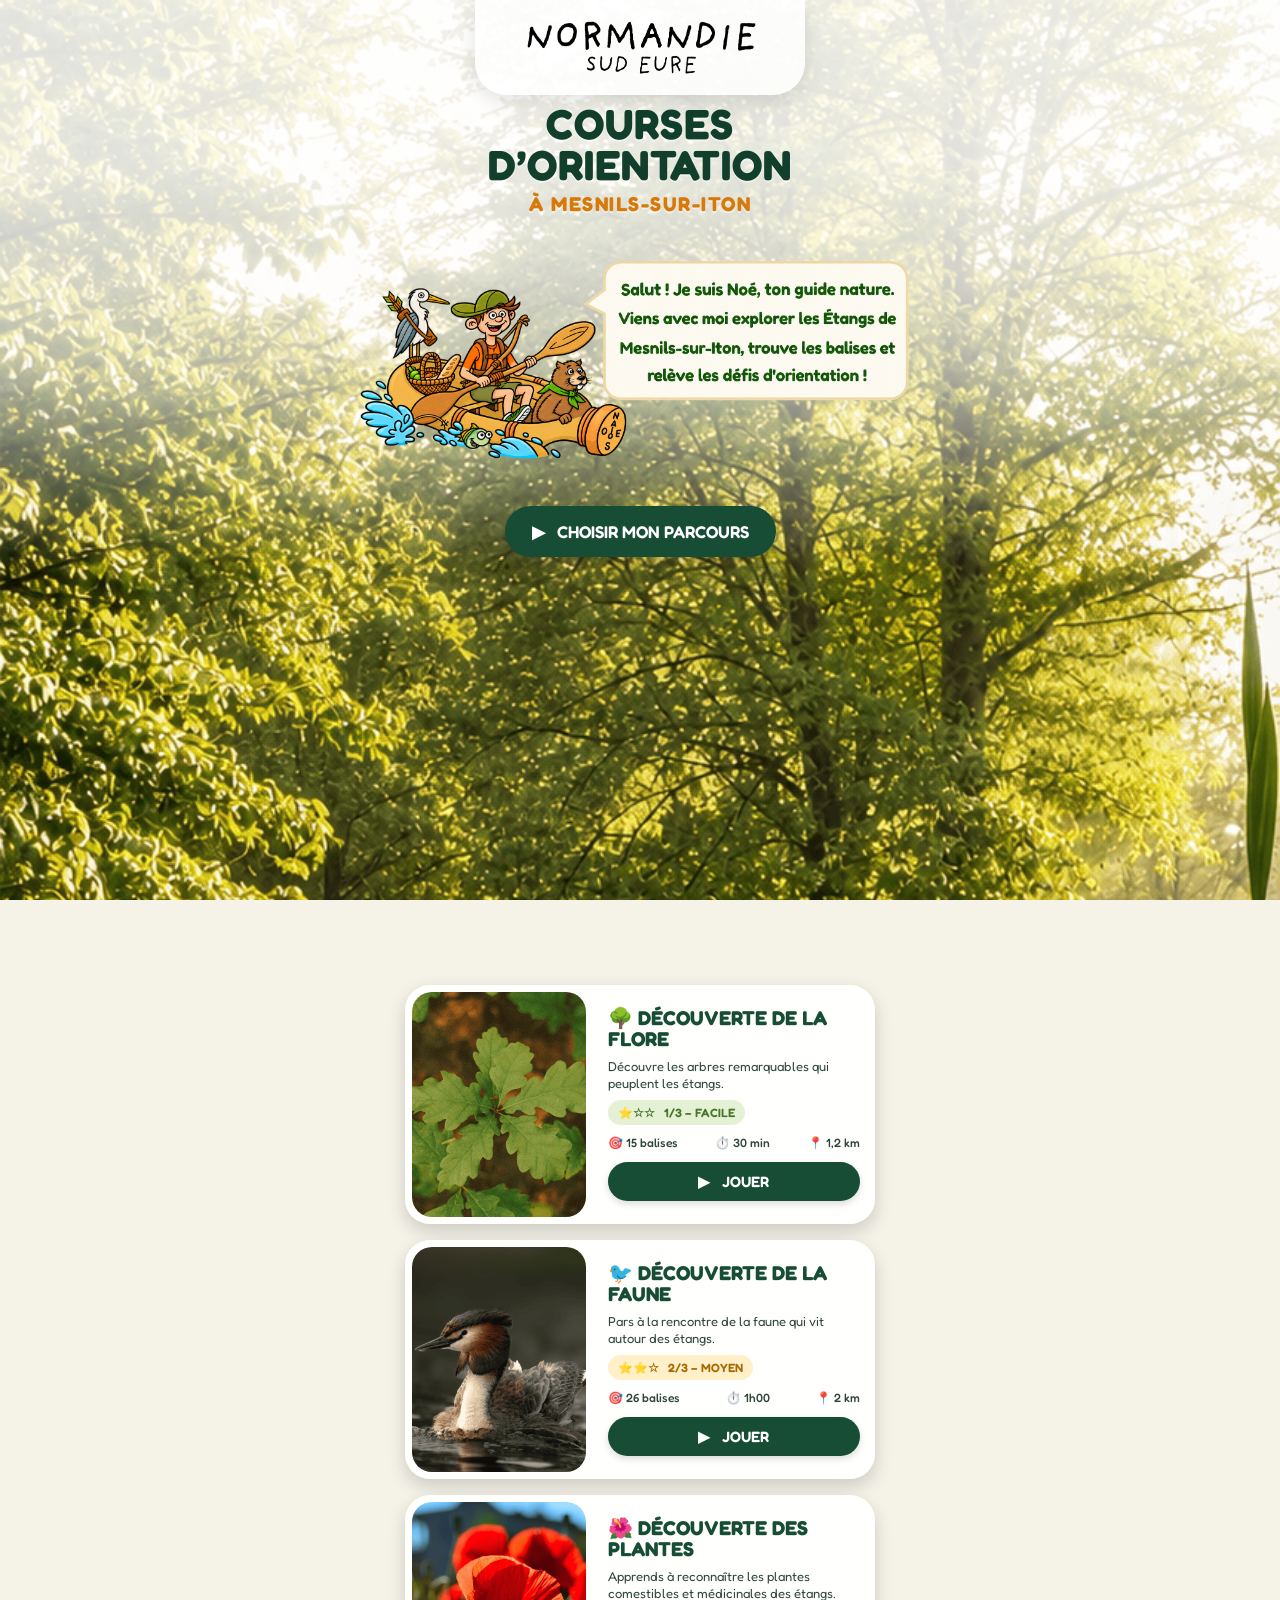
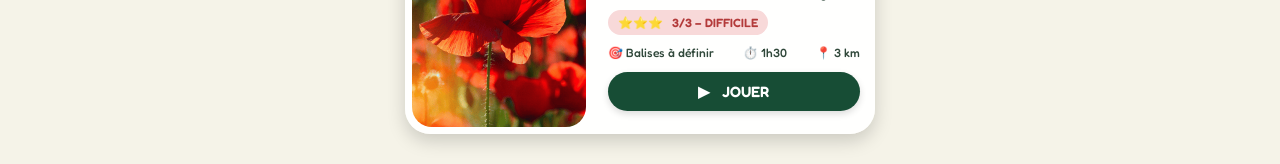
<file: index.html>
<!DOCTYPE html>
<html lang="fr">

<head>
    <meta charset="UTF-8">
    <meta name="viewport" content="width=device-width, initial-scale=1.0">

    <title>Courses d'orientation - Mesnils-sur-Iton</title>

    <link rel="stylesheet" href="style.css">

    <!-- Police Fredoka -->
    <link rel="preconnect" href="https://fonts.googleapis.com">
    <link rel="preconnect" href="https://fonts.gstatic.com" crossorigin>

    <link
        href="https://fonts.googleapis.com/css2?family=Fredoka:wght@400;500;600;700&display=swap"
        rel="stylesheet">
</head>


<body>

    <main class="accueil">

        <!-- =========================
     LOGO NSE
========================= -->

<div class="logo-nse">
    <img
        src="images/logo nse.png"
        alt="Logo NSE"
    >
</div>

        <!-- =========================
             ACCUEIL
        ========================= -->

        <section class="hero">

            <div class="contenu-hero">

                <h1>
    COURSES<br>
    D’ORIENTATION
    <span>À MESNILS-SUR-ITON</span>
</h1>

                <div class="guide">

    <img
        src="images/noe accueil.png"
        alt="Noé, ton guide nature"
    >

</div>

                <a href="#parcours" class="bouton-parcours">
                    ▶ &nbsp; CHOISIR MON PARCOURS
                </a>

            </div>

        </section>


        <!-- =========================
             PARCOURS
        ========================= -->

        <section id="parcours" class="parcours">


            <!-- =====================
                 COURSE ARBRES
                 NIVEAU 1 - FACILE
            ===================== -->

            <article class="carte-parcours">

                <img
                    src="images/arbres.png"
                    alt="Course arbres"
                >

                <div class="contenu-carte">

                    <h3>
                        🌳 DÉCOUVERTE DE LA FLORE
                    </h3>

                    <p>
                        Découvre les arbres remarquables
                        qui peuplent les étangs.
                    </p>

                    <div class="niveau facile">
                        ⭐☆☆ &nbsp; 1/3 – FACILE
                    </div>

                    <div class="infos">
                        <span>🎯 15 balises</span>
                        <span>⏱️ 30 min</span>
                        <span>📍 1,2 km</span>
                    </div>

                    <button
                        class="bouton-jouer"
                        onclick="location.href='course-arbres/index.html'"
                    >
                        ▶ &nbsp; JOUER
                    </button>

                </div>

            </article>


            <!-- =====================
                 COURSE ANIMAUX
                 NIVEAU 2 - MOYEN
            ===================== -->

            <article class="carte-parcours">

                <img
                    src="images/animaux.png"
                    alt="Course animaux"
                >

                <div class="contenu-carte">

                    <h3>
                        🐦 DÉCOUVERTE DE LA FAUNE
                    </h3>

                    <p>
                        Pars à la rencontre de la faune
                        qui vit autour des étangs.
                    </p>

                    <div class="niveau moyen">
                        ⭐⭐☆ &nbsp; 2/3 – MOYEN
                    </div>

                    <div class="infos">
                        <span>🎯 26 balises</span>
                        <span>⏱️ 1h00</span>
                        <span>📍 2 km</span>
                    </div>

                    <button
                        class="bouton-jouer"
                        onclick="location.href='course-animaux/index.html'"
                    >
                        ▶ &nbsp; JOUER
                    </button>

                </div>

            </article>


            <!-- =====================
                 COURSE PLANTES
                 NIVEAU 3 - DIFFICILE
            ===================== -->

            <article class="carte-parcours">

                <img
                    src="images/plantes.png"
                    alt="Course plantes"
                >

                <div class="contenu-carte">

                    <h3>
                        🌺 DÉCOUVERTE DES PLANTES
                    </h3>

                    <p>
                        Apprends à reconnaître les plantes
                        comestibles et médicinales des étangs.
                    </p>

                    <div class="niveau difficile">
                        ⭐⭐⭐ &nbsp; 3/3 – DIFFICILE
                    </div>

                    <div class="infos">
                        <span>🎯 Balises à définir</span>
                        <span>⏱️ 1h30</span>
                        <span>📍 3 km</span>
                    </div>

                    <button
                        class="bouton-jouer"
                        onclick="location.href='course-plantes/index.html'"
                    >
                        ▶ &nbsp; JOUER
                    </button>

                </div>

            </article>


        </section>

    </main>

</body>

</html>
</file>
<file: style.css>
/* =========================
   BASE
========================= */

* {
    box-sizing: border-box;
    margin: 0;
    padding: 0;
}

html {
    scroll-behavior: smooth;
}

body {
    font-family: "Fredoka", sans-serif;
    color: #173d2b;
    background: #f5f3e8;
}


/* =========================
   FOND FIXE
========================= */

body::before {
    content: "";

    position: fixed;
    inset: 0;

    z-index: -2;

    background-image:
        linear-gradient(
            to bottom,
            rgba(255, 255, 255, 0.87) 0%,
            rgba(255, 255, 255, 0.85) 18%,
            rgba(255, 255, 255, 0.77) 30%,
            rgba(255, 255, 255, 0.63) 40%,
            rgba(255, 255, 255, 0.43) 48%,
            rgba(255, 255, 255, 0.23) 55%,
            rgba(255, 255, 255, 0) 63%
        ),
        url("images/fond-accueil.png");

    background-size: cover;
    background-position: center top;
    background-repeat: no-repeat;
}


/* =========================
   PAGE D'ACCUEIL
========================= */

.accueil {
    min-height: 100vh;
}


/* =========================
   HERO
========================= */

.hero {
    min-height: 100vh;

    padding: 38px 20px;

    background: transparent;

    position:relative
}


/* =========================
   CONTENU DU HAUT
========================= */

.contenu-hero {
    position: relative;
    z-index: 5;

    width: 100%;
    max-width: 600px;

    margin: 0 auto;

    text-align: center;
}


/* =========================
   TITRE PRINCIPAL
========================= */

h1 {
    font-size: 42px;

    line-height: 0.98;

    letter-spacing: 1px;

    font-weight: 700;

    color: #123f2c;

    margin-bottom: 10px;

    text-shadow:
        0 2px 0 rgba(255, 255, 255, 0.5);
}


h1 span {
    display: block;

    margin-top: 8px;

    font-size: 20px;

    line-height: 1.1;

    letter-spacing: 1.5px;

    color: #d77a0b;

    font-weight: 700;
}


/* =========================================================
   GUIDE NOÉ + DIALOGUE
   IMAGE UNIQUE
========================================================= */

.guide {
    position: relative;

    width: 100%;
    max-width: 560px;

    margin: 10px auto 15px;

    display: flex;

    align-items: center;
    justify-content: center;
}


.guide img {
    display: block;

    width: 100%;
    max-width: 560px;

    height: auto;

    object-fit: contain;

    margin: 0 auto;

    flex-shrink: 0;
}


/* =========================
   BOUTON CHOISIR MON PARCOURS
========================= */

.bouton-parcours {
    display: inline-block;

    position: relative;
    z-index: 10;

    border: none;
    border-radius: 50px;

    background: #174d35;
    color: white;

    padding: 15px 27px;

    font-family: "Fredoka", sans-serif;

    font-size: 17px;
    font-weight: 600;

    text-decoration: none;

    cursor: pointer;

    box-shadow:
        0 5px 12px rgba(0, 0, 0, 0.20);

    transition:
        transform 0.2s ease,
        box-shadow 0.2s ease;
}


.bouton-parcours:hover {
    transform: translateY(-2px);

    box-shadow:
        0 7px 16px rgba(0, 0, 0, 0.22);
}


.bouton-parcours:active {
    transform: scale(0.97);
}


/* =========================
   ANCRE PARCOURS
========================= */

#parcours {
    scroll-margin-top: 10px;
}


/* =========================================================
   BLOC DES PARCOURS
========================================================= */

.parcours {
    position: relative;
    z-index: 2;

    width: 100%;
    max-width: 500px;

    /*
       IMPORTANT :
       Pas de gros décalage ici.
       Le bloc suit naturellement le bouton.
    */

    margin: 20px auto 0;

    padding: 0 15px 30px;

    display: flex;

    flex-direction: column;

    gap: 16px;
}


/* =========================
   CARTE PARCOURS
========================= */

.carte-parcours {
    display: flex;

    align-items: stretch;

    width: 100%;

    background: rgba(255, 255, 255, 0.96);

    border-radius: 25px;

    overflow: hidden;

    box-shadow:
        0 7px 18px rgba(0, 0, 0, 0.17);
}


/* =========================
   IMAGE DE LA CARTE
========================= */

.carte-parcours > img {
    display: block;

    width: 37%;

    min-height: 225px;

    object-fit: cover;

    margin: 7px;

    border-radius: 20px;
}


/* =========================
   CONTENU DE LA CARTE
========================= */

.contenu-carte {
    width: 63%;

    padding: 18px 15px;

    display: flex;

    flex-direction: column;

    justify-content: center;
}


/* =========================
   TITRE
========================= */

.contenu-carte h3 {
    color: #174d35;

    font-size: 20px;

    line-height: 1.05;

    font-weight: 700;

    margin-bottom: 8px;
}


/* =========================
   DESCRIPTION
========================= */

.contenu-carte p {
    color: #30483a;

    font-size: 13px;

    line-height: 1.25;

    margin: 0 0 9px;

    max-width: none;
}


/* =========================
   NIVEAU
========================= */

.niveau {
    align-self: flex-start;

    background: #e8f0df;

    color: #47752a;

    border-radius: 15px;

    padding: 5px 10px;

    font-size: 12px;

    font-weight: 600;

    margin-bottom: 10px;
}


/* =========================
   INFORMATIONS
========================= */

.infos {
    display: flex;

    justify-content: space-between;
    align-items: center;

    width: 100%;

    margin-bottom: 12px;

    color: #30483a;

    font-size: 12px;

    font-weight: 500;

    gap: 5px;
}


.infos span {
    white-space: nowrap;
}


/* =========================
   BOUTON JOUER
========================= */

.bouton-jouer {
    width: 100%;

    border: none;

    border-radius: 25px;

    background: #174d35;

    color: white;

    padding: 10px;

    font-family: "Fredoka", sans-serif;

    font-size: 15px;

    font-weight: 600;

    cursor: pointer;

    box-shadow:
        0 3px 7px rgba(0, 0, 0, 0.14);

    transition:
        transform 0.2s ease,
        box-shadow 0.2s ease;
}


.bouton-jouer:hover {
    transform: translateY(-2px);

    box-shadow:
        0 5px 10px rgba(0, 0, 0, 0.18);
}


.bouton-jouer:active {
    transform: scale(0.97);
}


/* =========================================================
   COULEURS DES NIVEAUX
========================================================= */

.niveau.facile {
    background: #e4f1d5;
    color: #47752a;
}


.niveau.moyen {
    background: #fff0c9;
    color: #a66a00;
}


.niveau.difficile {
    background: #f8d9d9;
    color: #b33a3a;
}


/* =========================================================
   MOBILE PORTRAIT
========================================================= */

@media (max-width: 900px) and (orientation: portrait) {

    .hero {
        min-height: auto;

        padding: 30px 15px 20px;
    }


    /* ---------- TITRE ---------- */

    h1 {
        font-size: 34px;

        line-height: 0.98;

        margin-bottom: 8px;
    }


    h1 span {
        font-size: 17px;

        margin-top: 6px;
    }


    /* ---------- IMAGE NOÉ ---------- */

    .guide {
        width: 100%;

        margin: 5px auto 10px;
    }


    .guide img {
    width: 410px;
    max-width: 88vw;
    height: auto;
}


    /* ---------- BOUTON ---------- */

    .bouton-parcours {
        font-size: 16px;

        padding: 14px 22px;

        margin-top: 0;
    }


    /* =====================================================
       PARCOURS
       IMPORTANT : petit espace uniquement
    ===================================================== */

    .parcours {
        width: 100%;

        max-width: 500px;

        margin: 18px auto 0;

        padding: 0 10px 30px;

        gap: 14px;
    }


    /* ---------- CARTES ---------- */

    .carte-parcours {
        border-radius: 22px;
    }


    .carte-parcours > img {
        width: 36%;

        min-height: 210px;

        margin: 6px;

        border-radius: 18px;
    }


    .contenu-carte {
        width: 64%;

        padding: 15px 10px;
    }


    .contenu-carte h3 {
        font-size: 17px;
    }


    .contenu-carte p {
        font-size: 11px;
    }


    .niveau {
        font-size: 10px;

        padding: 4px 8px;
    }


    .infos {
        font-size: 10px;

        margin-bottom: 9px;
    }


    .bouton-jouer {
        font-size: 13px;

        padding: 8px;
    }
}


/* =========================================================
   TRÈS PETITS TÉLÉPHONES
========================================================= */

@media (max-width: 380px) and (orientation: portrait) {

    .hero {
        padding: 28px 10px 15px;
    }


    h1 {
        font-size: 31px;
    }


    h1 span {
        font-size: 16px;
    }


    .guide {
        margin: 5px auto 8px;
    }


    .guide img {
        width: 310px;

        max-width: 90vw;
    }


    .bouton-parcours {
        font-size: 15px;

        padding: 13px 20px;
    }


    .parcours {
        margin-top: 15px;

        padding: 0 8px 25px;

        gap: 12px;
    }


    .carte-parcours > img {
        width: 36%;

        min-height: 200px;

        margin: 5px;

        border-radius: 17px;
    }


    .contenu-carte {
        width: 64%;

        padding: 13px 8px;
    }


    .contenu-carte h3 {
        font-size: 16px;
    }


    .contenu-carte p {
        font-size: 10px;
    }


    .niveau {
        font-size: 9px;

        padding: 4px 7px;
    }


    .infos {
        font-size: 9px;

        gap: 3px;
    }


    .bouton-jouer {
        font-size: 12px;

        padding: 7px;
    }
}


/* =========================================================
   MOBILE PAYSAGE
========================================================= */

@media (max-width: 900px) and (orientation: landscape) {

    .hero {
        min-height: auto;

        padding: 20px 20px 15px;
    }


    /* ---------- TITRE ---------- */

    h1 {
        font-size: 34px;

        line-height: 0.98;

        margin-bottom: 6px;
    }


    h1 span {
        font-size: 17px;

        margin-top: 5px;
    }


    /* ---------- IMAGE NOÉ ---------- */

    .guide {
        width: 100%;

        margin: 5px auto 8px;
    }


    .guide img {
        width: 420px;

        max-width: 85vw;

        height: auto;
    }


    /* ---------- BOUTON ---------- */

    .bouton-parcours {
        font-size: 15px;

        padding: 12px 24px;
    }


    /* ---------- PARCOURS ---------- */

    .parcours {
        width: 100%;

        max-width: 700px;

        margin: 18px auto 0;

        padding: 0 15px 30px;

        gap: 14px;
    }


    /* ---------- CARTES ---------- */

    .carte-parcours {
        min-height: 190px;
    }


    .carte-parcours > img {
        width: 32%;

        min-height: 180px;
    }


    .contenu-carte {
        width: 68%;

        padding: 14px 15px;
    }


    .contenu-carte h3 {
        font-size: 18px;
    }


    .contenu-carte p {
        font-size: 12px;
    }


    .niveau {
        font-size: 11px;

        padding: 4px 9px;
    }


    .infos {
        font-size: 11px;
    }


    .bouton-jouer {
        font-size: 14px;

        padding: 9px;
    }
}
.logo-nse {
    position: relative;
    z-index: 10;

    width: min(330px, 75%);
    height: 95px;

    margin: 0 auto -30px;

    display: flex;
    align-items: center;
    justify-content: center;

    background: rgba(255, 255, 255, 0.85);

    border-radius: 0 0 32px 32px;

    box-shadow:
        0 7px 18px rgba(0, 0, 0, 0.10);

    padding: 8px 20px;
    box-sizing: border-box;
}

.logo-nse img {
    width: 235px;
    max-width: 100%;
    height: auto;
}

@media (max-width: 600px) {

    .logo-nse {
        width: 78%;
        height: 72px;
        margin-bottom: -20px;
        padding: 6px 15px;
        border-radius: 0 0 25px 25px;
    }

    .logo-nse img {
        width: 185px;
    }

}
</file>
